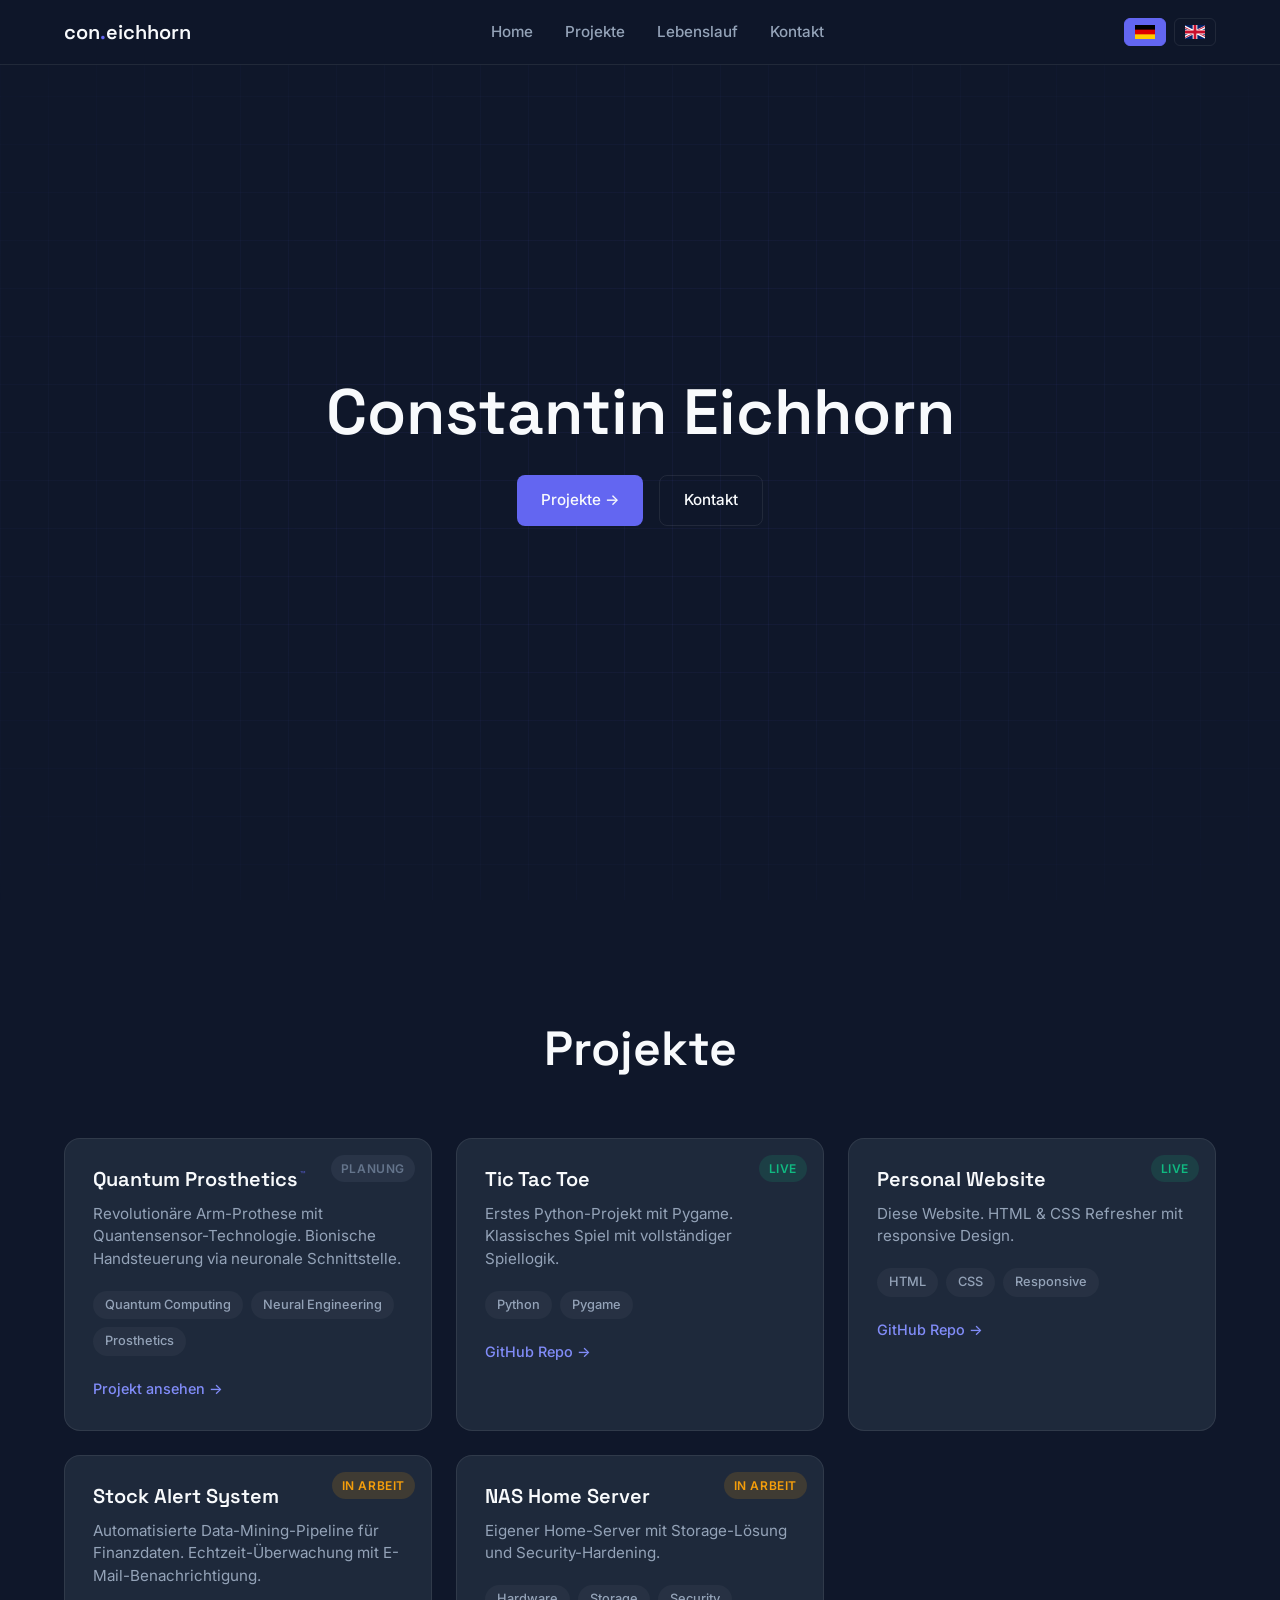
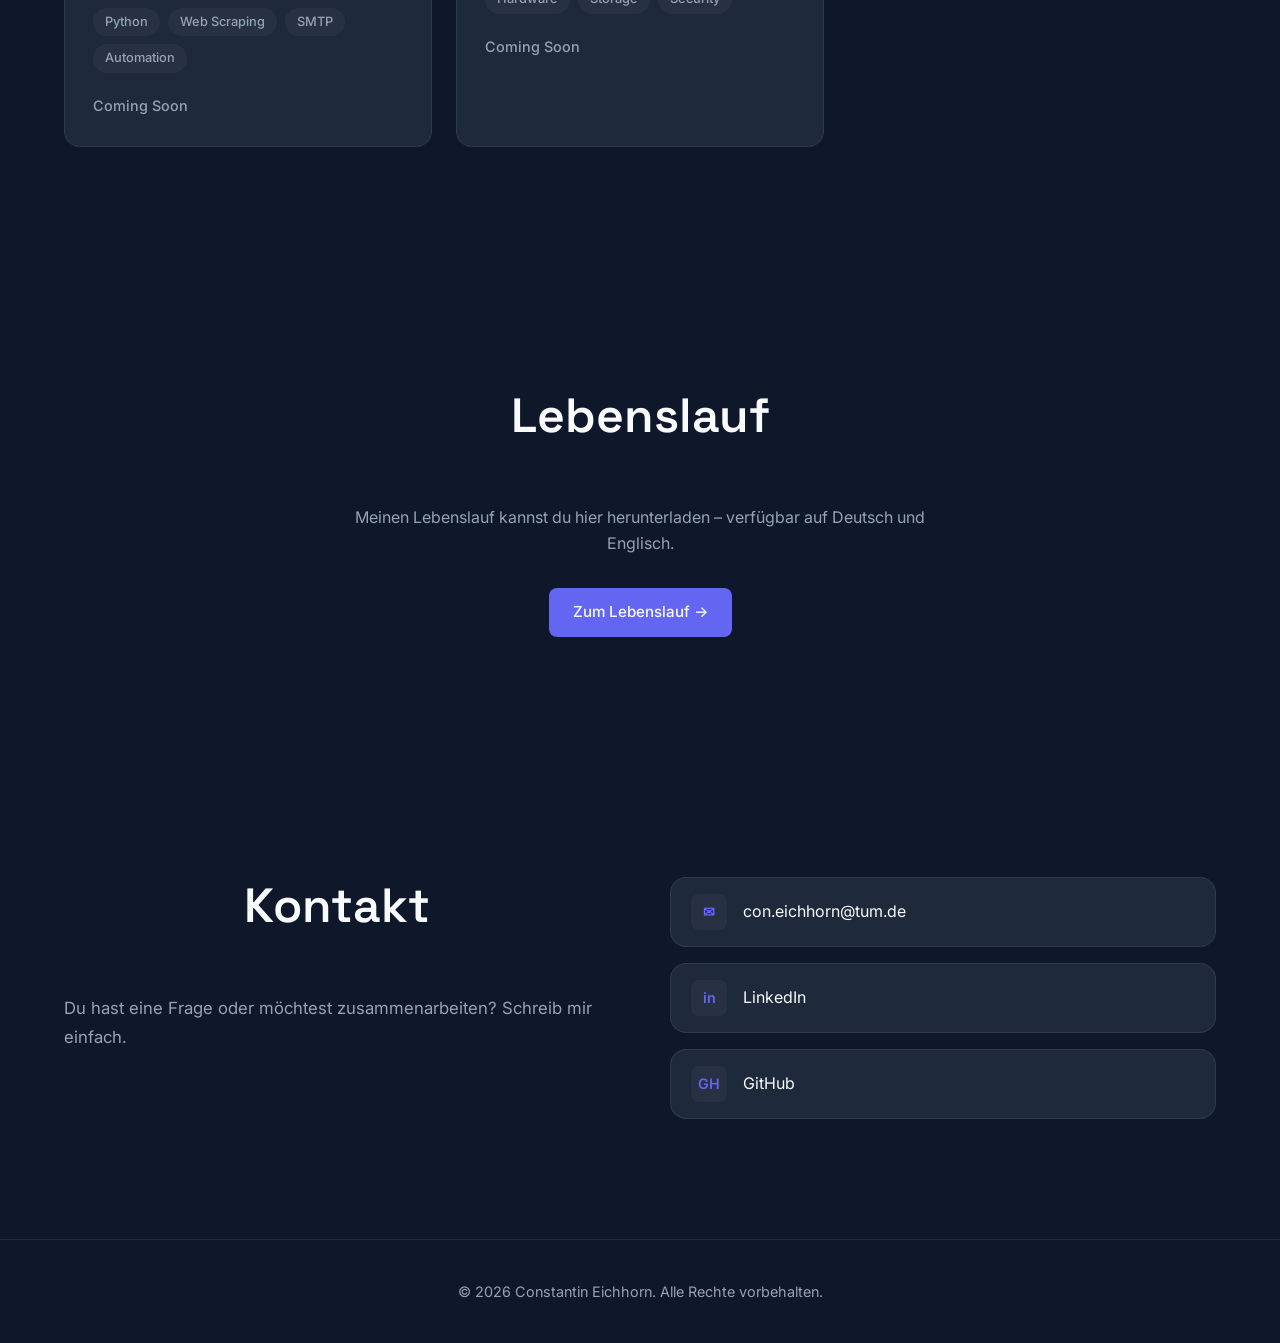
<file: index.html>
<!DOCTYPE html>
<html lang="de">
<head>
    <meta charset="UTF-8">
    <meta name="viewport" content="width=device-width, initial-scale=1.0">
    <meta name="format-detection" content="telephone=no">
    <title>con.eichhorn – Portfolio</title>
    <link rel="icon" type="image/png" href="bilder/icons/icon2.png">
    <link href="https://fonts.googleapis.com/css2?family=Space+Grotesk:wght@400;500;600;700&family=Inter:wght@300;400;500&display=swap" rel="stylesheet">
    <link rel="stylesheet" href="style.css">
</head>
<body>

    <!-- ======================= NAVIGATION ======================= -->
    <nav>
        <div class="nav-container">
            <a href="#hero" class="nav-logo">
                con<span class="nav-dot">.</span>eichhorn
            </a>
            <ul class="nav-links">
                <li><a href="#hero" class="lang" key="nav_home">Home</a></li>
                <li><a href="#projects-section" class="lang" key="nav_projects">Projekte</a></li>
                <li><a href="#cv-section" class="lang" key="nav_cv">Lebenslauf</a></li>
                <li><a href="#contact-section" class="lang" key="nav_contact">Kontakt</a></li>
            </ul>
            <div class="nav-lang">
                <button class="lang-btn btn-de" aria-label="Deutsch" title="Deutsch">
                    <img class="lang-flag" src="bilder/flags/flag-de.svg" alt="">
                </button>
                <button class="lang-btn btn-en" aria-label="English" title="English">
                    <img class="lang-flag" src="bilder/flags/flag-en.svg" alt="">
                </button>
            </div>
            <button class="hamburger" aria-label="Menu">
                <span></span>
                <span></span>
                <span></span>
            </button>
        </div>
    </nav>

    <!-- ======================= MAIN CONTENT ======================= -->
    <main>

        <!-- --- HERO SECTION --- -->
        <section id="hero">
            <div class="grid-bg"></div>
            <div class="container hero-content">
                <h1 class="hero-title">Constantin Eichhorn</h1>
                <div class="hero-buttons">
                    <a href="#projects-section" class="btn btn-primary">Projekte →</a>
                    <a href="#contact-section" class="btn btn-ghost">Kontakt</a>
                </div>
            </div>
        </section>

        <!-- --- PROJECTS SECTION --- -->
        <section id="projects-section">
            <div class="container">
                <h2 class="section-title lang" key="projects_title">Projekte</h2>
                <div class="projects-grid">

                    <!-- Project 1: Quantum Prosthetics -->
                    <div class="card">
                        <span class="card-status status-soon lang" key="status_soon">Planung</span>
                        <h3>Quantum Prosthetics<span class="tm">™</span></h3>
                        <p>
                            Revolutionäre Arm-Prothese mit Quantensensor-Technologie.
                            Bionische Handsteuerung via neuronale Schnittstelle.
                        </p>
                        <div class="tags">
                            <span class="tag">Quantum Computing</span>
                            <span class="tag">Neural Engineering</span>
                            <span class="tag">Prosthetics</span>
                        </div>
                        <a href="bionic-arm.html" class="card-link">
                            Projekt ansehen →
                        </a>
                    </div>

                    <!-- Project 2: Tic Tac Toe -->
                    <div class="card">
                        <span class="card-status status-live lang" key="status_live">Live</span>
                        <h3 class="lang" key="proj_ttt_title">Tic Tac Toe</h3>
                        <p class="lang" key="proj_ttt_desc">
                            Erstes Python-Projekt mit Pygame. Klassisches Spiel mit vollständiger Spiellogik.
                        </p>
                        <div class="tags">
                            <span class="tag">Python</span>
                            <span class="tag">Pygame</span>
                        </div>
                        <a href="https://github.com/tr0p7cal/TicTacToe.git" class="card-link lang" key="btn_github" target="_blank">
                            GitHub Repo →
                        </a>
                    </div>

                    <!-- Project 3: Personal Website -->
                    <div class="card">
                        <span class="card-status status-live lang" key="status_live">Live</span>
                        <h3 class="lang" key="proj_web_title">Personal Website</h3>
                        <p class="lang" key="proj_web_desc">
                            Diese Website. HTML & CSS Refresher mit responsive Design.
                        </p>
                        <div class="tags">
                            <span class="tag">HTML</span>
                            <span class="tag">CSS</span>
                            <span class="tag">Responsive</span>
                        </div>
                        <a href="#" class="card-link lang" key="btn_github" target="_blank">
                            GitHub Repo →
                        </a>
                    </div>

                    <!-- Project 4: Stock Alert System -->
                    <div class="card">
                        <span class="card-status status-wip lang" key="status_wip">In Arbeit</span>
                        <h3 class="lang" key="proj_stock_title">Stock Alert System</h3>
                        <p class="lang" key="proj_stock_desc">
                            Automatisierte Data-Mining-Pipeline für Finanzdaten. Echtzeit-Überwachung mit E-Mail-Benachrichtigung.
                        </p>
                        <div class="tags">
                            <span class="tag">Python</span>
                            <span class="tag">Web Scraping</span>
                            <span class="tag">SMTP</span>
                            <span class="tag">Automation</span>
                        </div>
                        <span class="card-link disabled">Coming Soon</span>
                    </div>

                    <!-- Project 5: NAS Home Server -->
                    <div class="card">
                        <span class="card-status status-wip lang" key="status_wip">In Arbeit</span>
                        <h3 class="lang" key="proj_nas_title">NAS Home Server</h3>
                        <p class="lang" key="proj_nas_desc">
                            Eigener Home-Server mit Storage-Lösung und Security-Hardening.
                        </p>
                        <div class="tags">
                            <span class="tag">Hardware</span>
                            <span class="tag">Storage</span>
                            <span class="tag">Security</span>
                        </div>
                        <span class="card-link disabled">Coming Soon</span>
                    </div>

                </div>
            </div>
        </section>

        <!-- --- CV SECTION --- -->
        <section id="cv-section">
            <div class="container">
                <h2 class="section-title lang" key="cv_title">Lebenslauf</h2>
                <p class="cv-teaser lang" key="cv_teaser">
                    Meinen Lebenslauf kannst du hier herunterladen – verfügbar auf Deutsch und Englisch.
                </p>
                <div class="cv-buttons">
                    <a href="cv.html" class="btn btn-primary lang" key="cv_btn">
                        Zum Lebenslauf →
                    </a>
                </div>
            </div>
        </section>

        <!-- --- CONTACT SECTION --- -->
        <section id="contact-section">
            <div class="container">
                <div class="contact-grid">
                    <div class="contact-text">
                        <h2 class="section-title lang" key="contact_title">Kontakt</h2>
                        <p class="lang" key="contact_intro">
                            Du hast eine Frage oder möchtest zusammenarbeiten? Schreib mir einfach.
                        </p>
                    </div>
                    <div class="contact-links">
                        <a href="mailto:con.eichhorn@tum.de" class="contact-link">
                            <span class="contact-icon">✉</span>
                            con.eichhorn@tum.de
                        </a>
                        <a href="https://www.linkedin.com/in/coneichhorn/" class="contact-link" target="_blank">
                            <span class="contact-icon">in</span>
                            LinkedIn
                        </a>
                        <a href="https://github.com/tr0p7cal" class="contact-link" target="_blank">
                            <span class="contact-icon">GH</span>
                            GitHub
                        </a>
                    </div>
                </div>
            </div>
        </section>

    </main>

    <!-- ======================= FOOTER ======================= -->
    <footer>
        <div class="container">
            <p class="lang" key="footer_text">&copy; 2026 Constantin Eichhorn. Alle Rechte vorbehalten.</p>
        </div>
    </footer>

    <script src="script.js"></script>
</body>
</html>
</file>
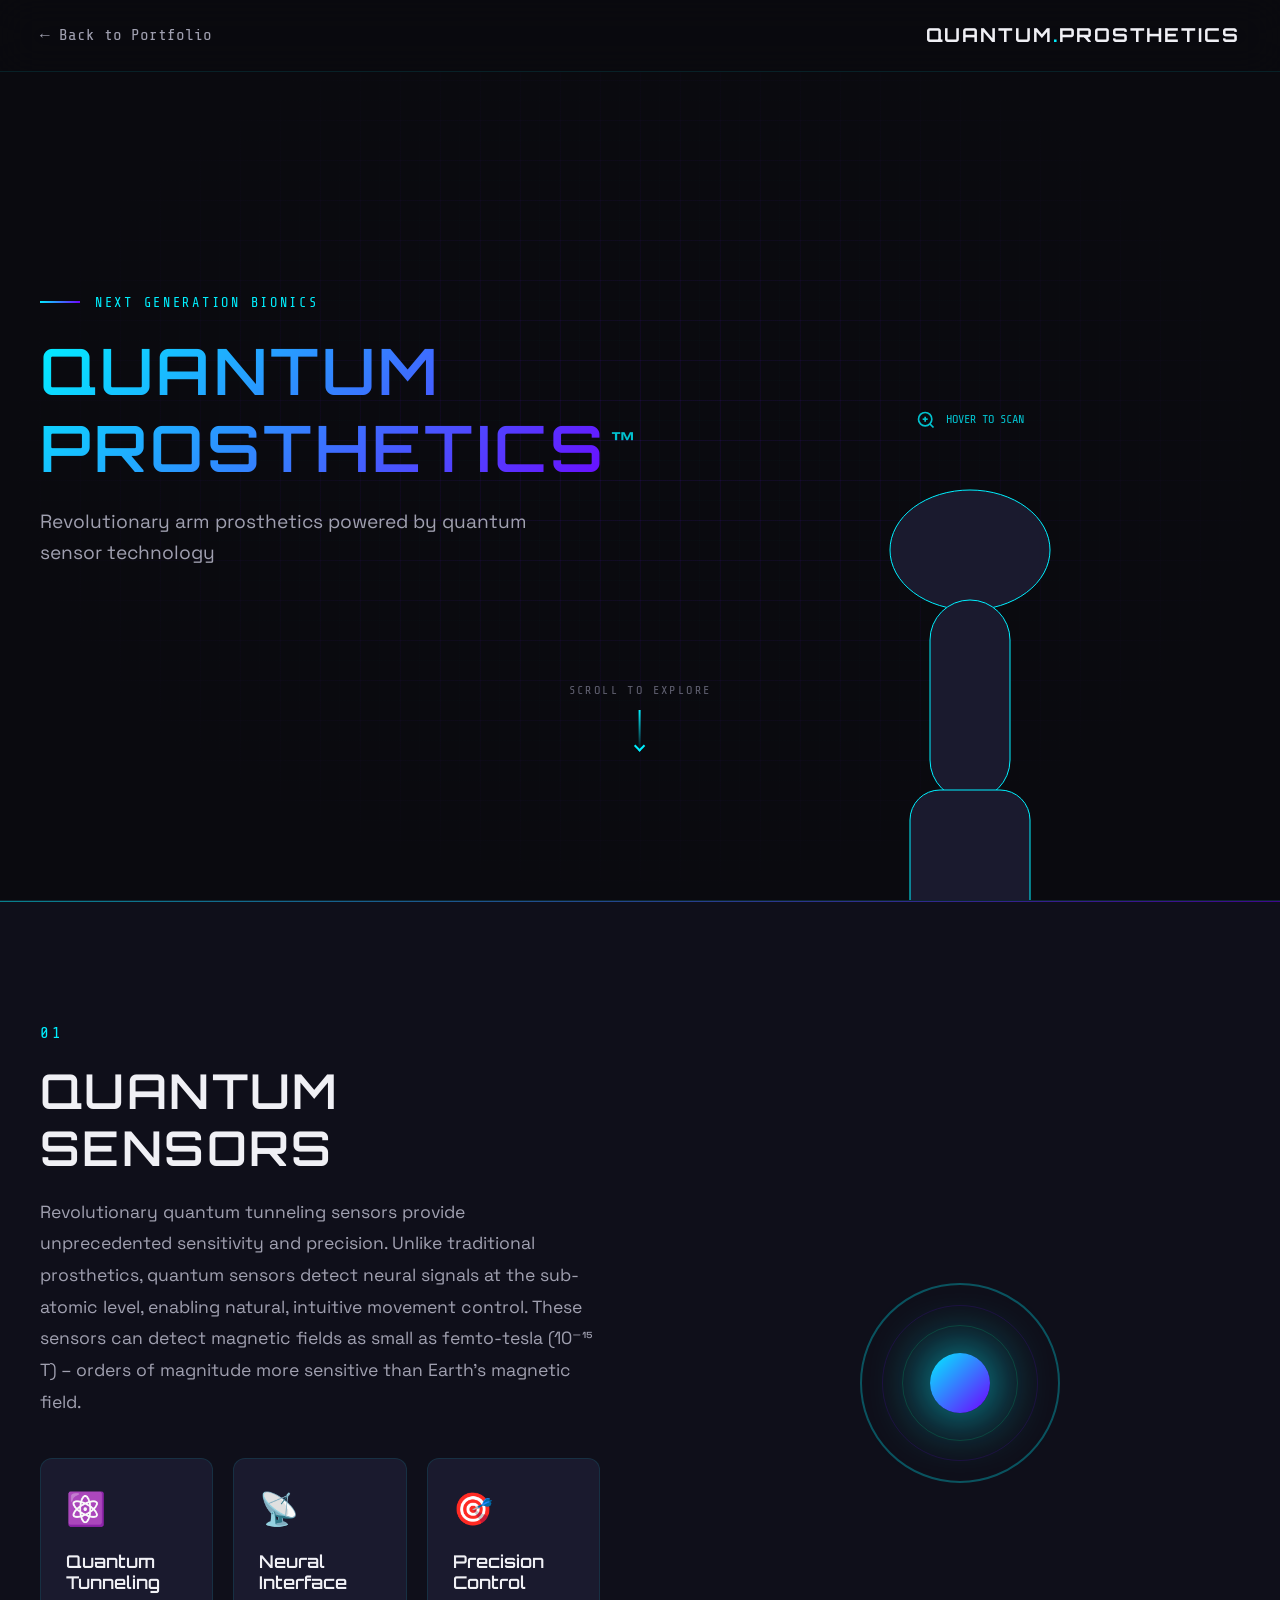
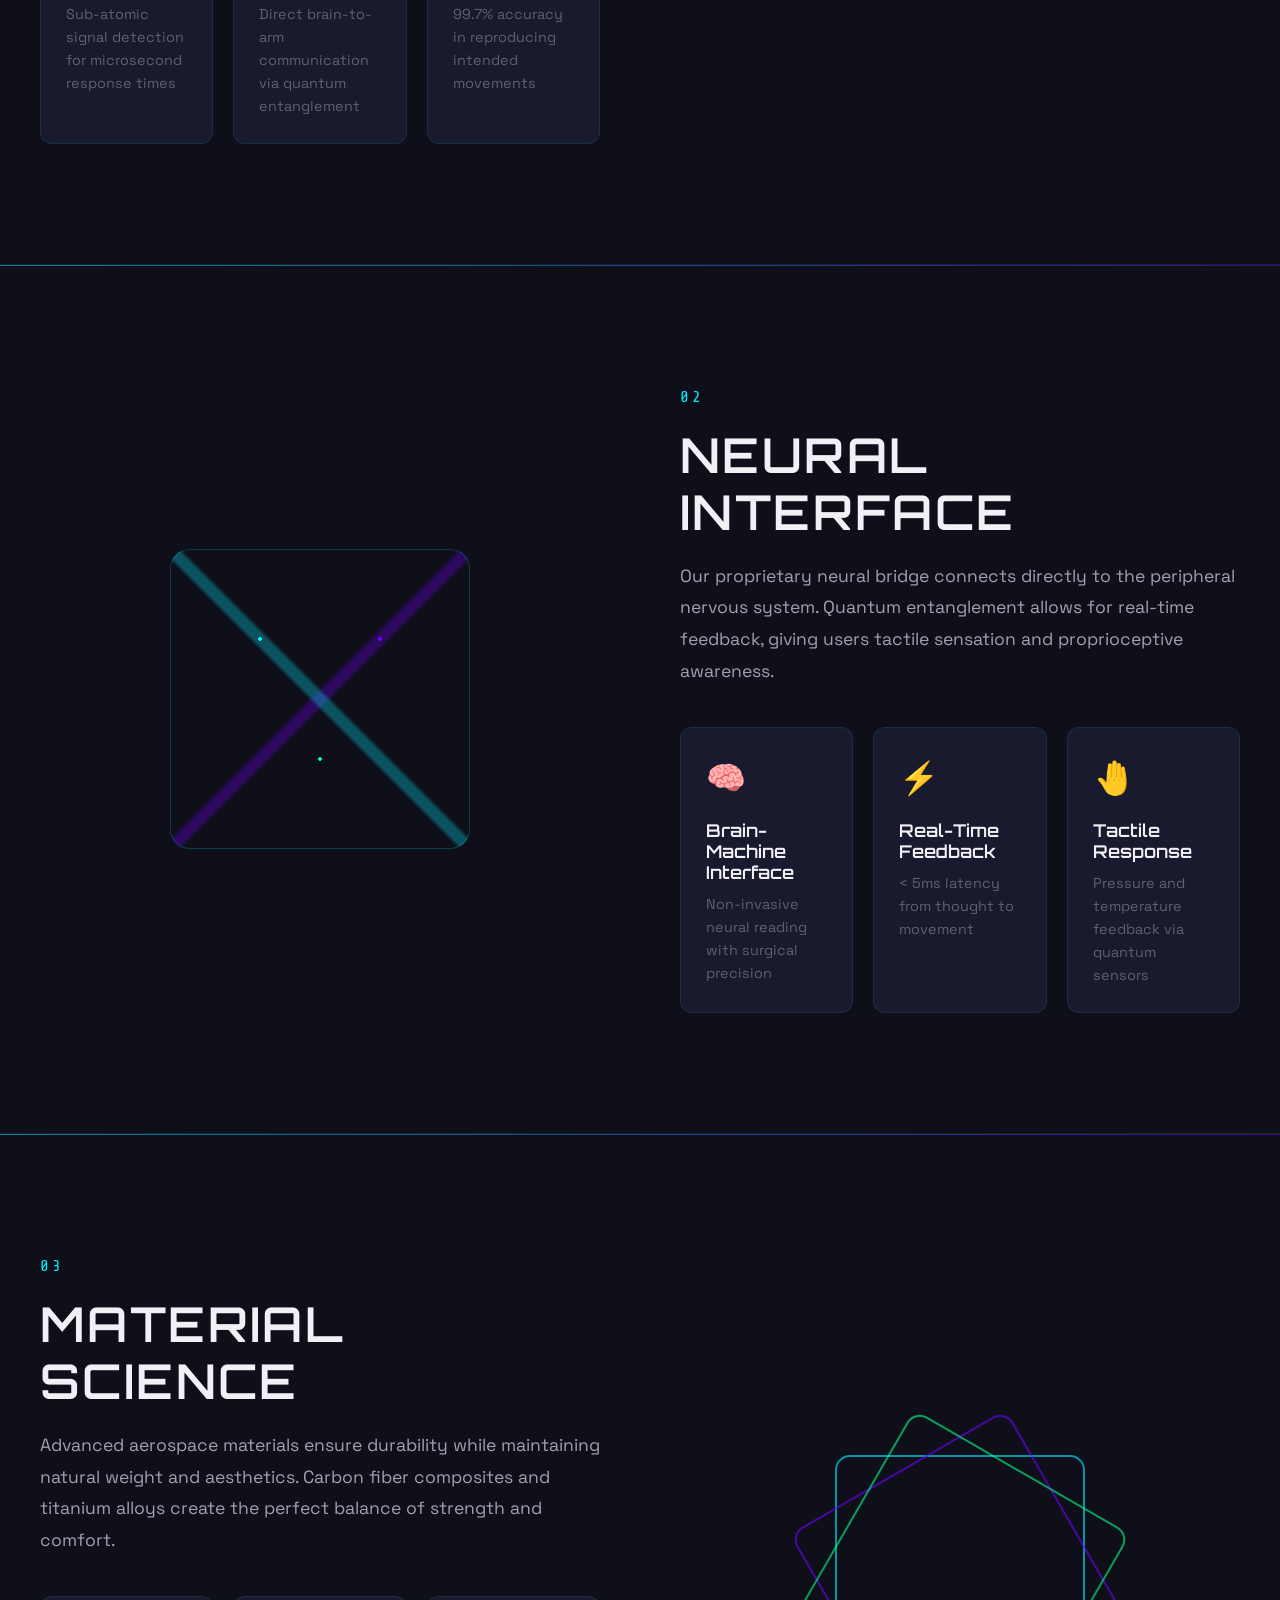
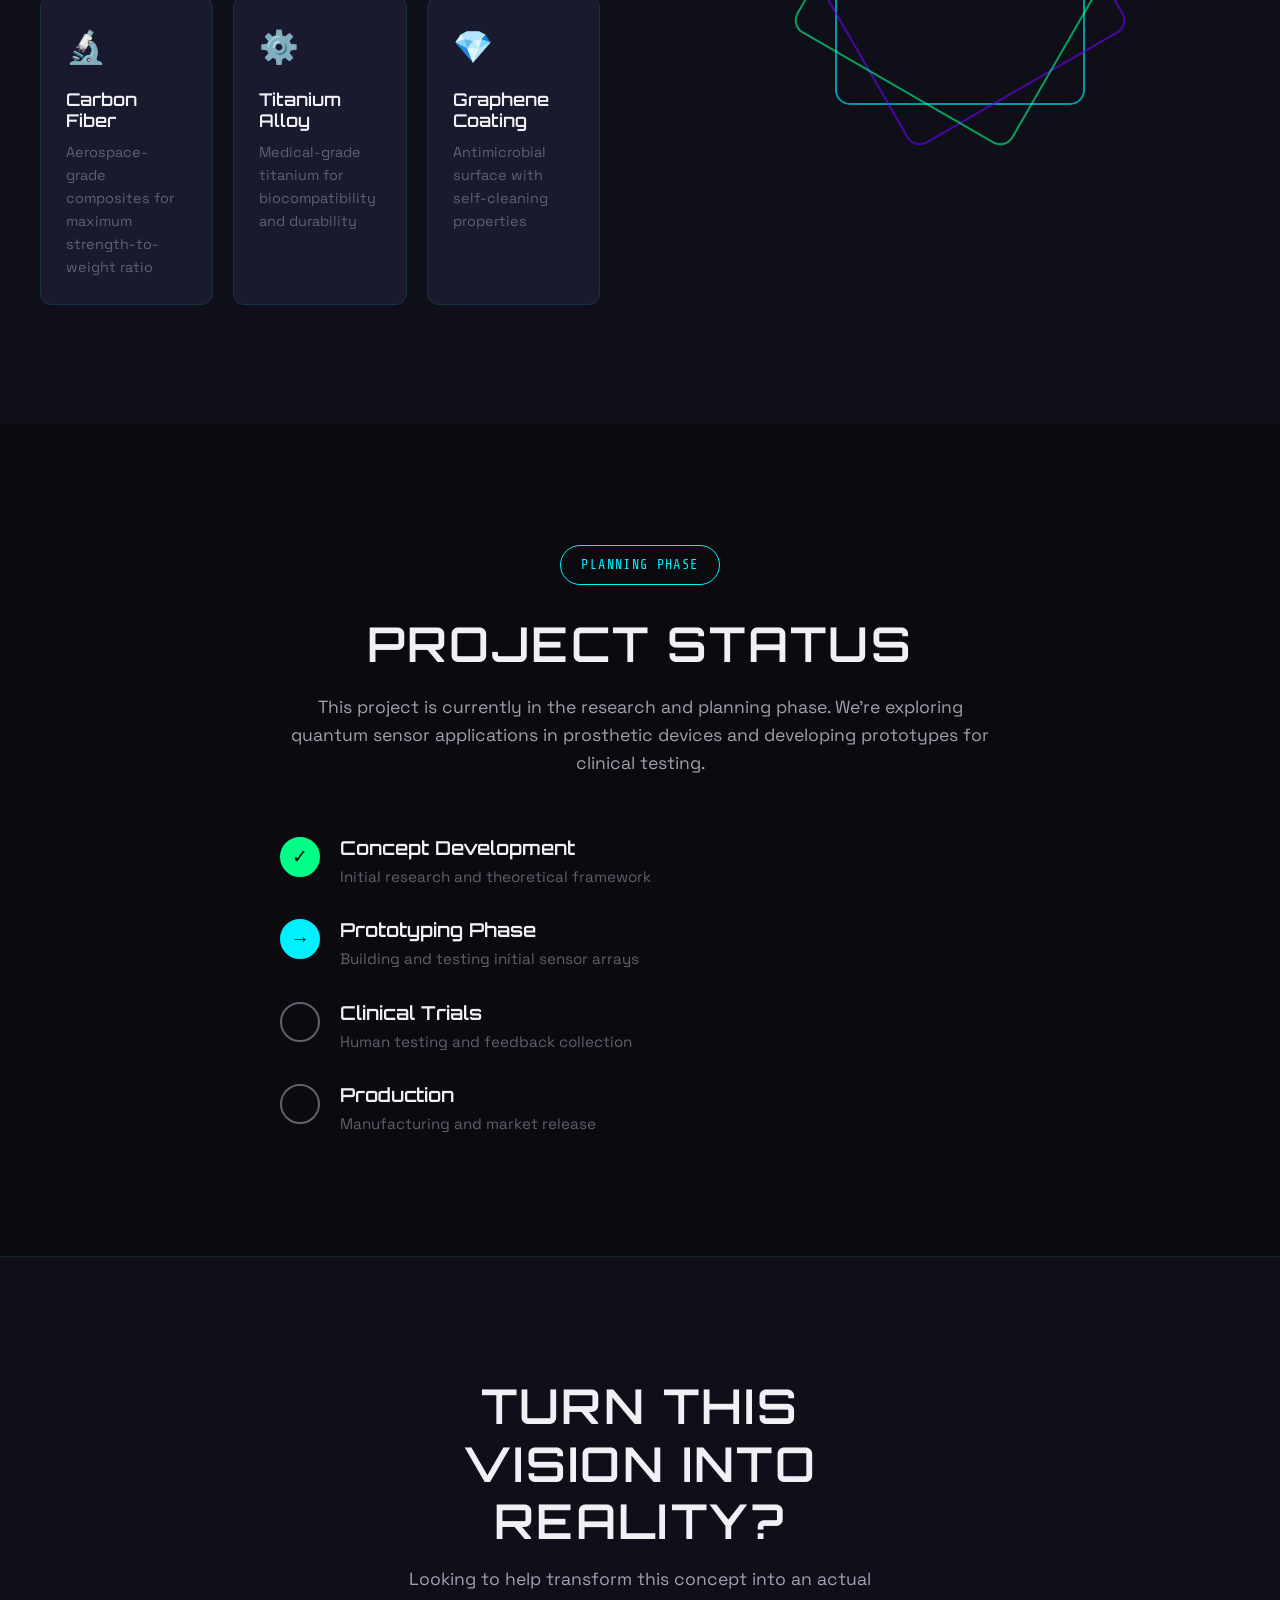
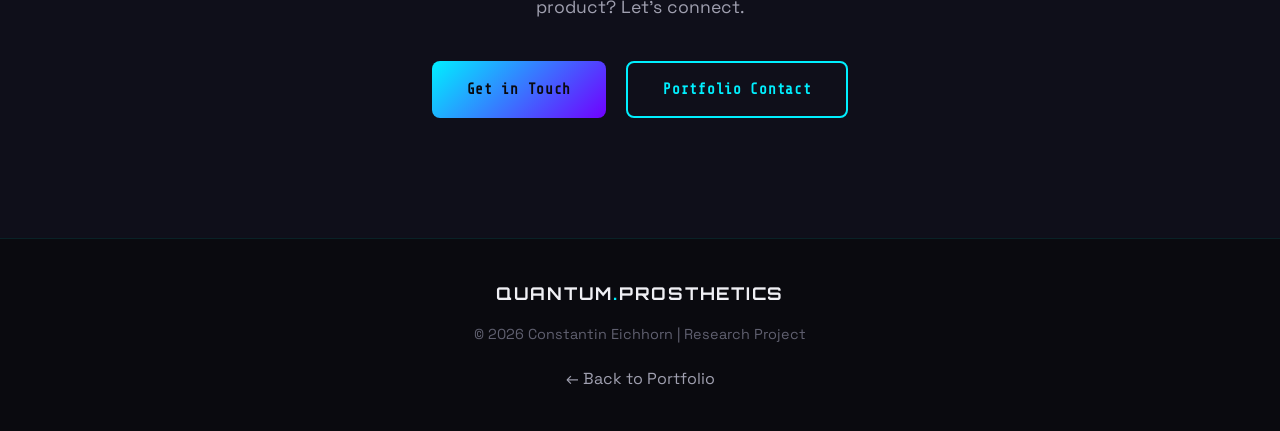
<file: bionic-arm.html>
<!DOCTYPE html>
<html lang="de">
<head>
    <meta charset="UTF-8">
    <meta name="viewport" content="width=device-width, initial-scale=1.0">
    <title>Quantum Prosthetics | Bionic Arm Project</title>
    <link href="https://fonts.googleapis.com/css2?family=Space+Grotesk:wght@400;500;600;700&family=Orbitron:wght@400;500;600;700&family=Share+Tech+Mono&display=swap" rel="stylesheet">
    <link rel="stylesheet" href="css/bionic-arm.css">
</head>
<body>

    <!-- ======================= NAVIGATION ======================= -->
    <nav class="quantum-nav">
        <div class="nav-container">
            <a href="index.html" class="nav-back">← Back to Portfolio</a>
            <div class="nav-logo">
                QUANTUM<span class="logo-accent">.</span>PROSTHETICS
            </div>
        </div>
    </nav>

    <!-- ======================= HERO SECTION ======================= -->
    <section id="hero" class="hero-section">
        <div class="circuit-bg"></div>
        <div class="quantum-grid"></div>

        <div class="hero-container">
            <div class="hero-title">
                <div class="hero-eyebrow">
                    <span class="eyebrow-line"></span>
                    NEXT GENERATION BIONICS
                </div>
                <h1>QUANTUM PROSTHETICS<span class="tm">™</span></h1>
                <p class="hero-subtitle">Revolutionary arm prosthetics powered by quantum sensor technology</p>
            </div>

            <div class="arm-display" id="arm-display">
                <div class="arm-container">
                    <div class="arm-layer arm-normal">
                        <svg viewBox="0 0 400 800" xmlns="http://www.w3.org/2000/svg">
                            <!-- Simplified human arm base -->
                            <ellipse cx="200" cy="100" rx="80" ry="60" fill="#1a1a2e" stroke="#00f0ff" stroke-width="1"/>
                            <rect x="160" y="150" width="80" height="200" rx="40" fill="#1a1a2e" stroke="#00f0ff" stroke-width="1"/>
                            <rect x="140" y="340" width="120" height="180" rx="30" fill="#1a1a2e" stroke="#00f0ff" stroke-width="1"/>
                            <rect x="150" y="510" width="100" height="150" rx="20" fill="#1a1a2e" stroke="#00f0ff" stroke-width="1"/>
                            <!-- Hand outline -->
                            <ellipse cx="200" cy="680" rx="50" ry="60" fill="#1a1a2e" stroke="#00f0ff" stroke-width="1"/>
                        </svg>
                    </div>

                    <div class="arm-layer arm-prosthesis">
                        <svg viewBox="0 0 400 800" xmlns="http://www.w3.org/2000/svg">
                            <!-- Iron Man style prosthesis overlay -->
                            <defs>
                                <linearGradient id="metalGradient" x1="0%" y1="0%" x2="100%" y2="100%">
                                    <stop offset="0%" style="stop-color:#2a2a4a;stop-opacity:1" />
                                    <stop offset="50%" style="stop-color:#3a3a5a;stop-opacity:1" />
                                    <stop offset="100%" style="stop-color:#1a1a2e;stop-opacity:1" />
                                </linearGradient>
                                <filter id="glow">
                                    <feGaussianBlur stdDeviation="3" result="coloredBlur"/>
                                    <feMerge>
                                        <feMergeNode in="coloredBlur"/>
                                        <feMergeNode in="SourceGraphic"/>
                                    </feMerge>
                                </filter>
                            </defs>

                            <!-- Shoulder joint with quantum sensor -->
                            <circle cx="200" cy="100" r="70" fill="url(#metalGradient)" stroke="#00f0ff" stroke-width="2" filter="url(#glow)"/>
                            <circle cx="200" cy="100" r="40" fill="#0a0a0f" stroke="#00f0ff" stroke-width="1" opacity="0.8"/>
                            <circle cx="200" cy="100" r="20" fill="#00f0ff" opacity="0.3" class="sensor-pulse"/>

                            <!-- Upper arm with tech details -->
                            <rect x="160" y="160" width="80" height="200" rx="40" fill="url(#metalGradient)" stroke="#00f0ff" stroke-width="2"/>

                            <!-- Quantum sensor array on upper arm -->
                            <rect x="175" y="180" width="50" height="60" fill="#0a0a0f" stroke="#7000ff" stroke-width="1" opacity="0.7"/>
                            <circle cx="200" cy="210" r="15" fill="#7000ff" opacity="0.5" class="sensor-glow"/>
                            <circle cx="200" cy="210" r="8" fill="#7000ff" filter="url(#glow)"/>

                            <!-- Circuit lines -->
                            <g stroke="#00ff88" stroke-width="1" opacity="0.6">
                                <line x1="185" y1="260" x2="215" y2="260"/>
                                <line x1="185" y1="270" x2="215" y2="270"/>
                                <line x1="185" y1="280" x2="215" y2="280"/>
                            </g>

                            <!-- Elbow joint -->
                            <circle cx="200" cy="360" r="35" fill="url(#metalGradient)" stroke="#00f0ff" stroke-width="2" filter="url(#glow)"/>
                            <circle cx="200" cy="360" r="20" fill="#0a0a0f" stroke="#00f0ff" stroke-width="1"/>

                            <!-- Forearm with more tech -->
                            <rect x="140" y="390" width="120" height="180" rx="30" fill="url(#metalGradient)" stroke="#00f0ff" stroke-width="2"/>

                            <!-- Secondary sensor array -->
                            <rect x="160" y="410" width="80" height="80" fill="#0a0a0f" stroke="#7000ff" stroke-width="1" opacity="0.7"/>
                            <circle cx="200" cy="450" r="25" fill="#7000ff" opacity="0.5" class="sensor-glow"/>
                            <circle cx="200" cy="450" r="12" fill="#7000ff" filter="url(#glow)"/>

                            <!-- Data display lines -->
                            <g stroke="#00ff88" stroke-width="1" opacity="0.6">
                                <line x1="155" y1="510" x2="245" y2="510"/>
                                <line x1="155" y1="520" x2="245" y2="520"/>
                                <line x1="155" y1="530" x2="245" y2="530"/>
                            </g>

                            <!-- Wrist joint -->
                            <circle cx="200" cy="570" r="25" fill="url(#metalGradient)" stroke="#00f0ff" stroke-width="2" filter="url(#glow)"/>

                            <!-- Hand with tech details -->
                            <rect x="150" y="590" width="100" height="120" rx="20" fill="url(#metalGradient)" stroke="#00f0ff" stroke-width="2"/>

                            <!-- Finger sensors -->
                            <g class="finger-sensors">
                                <rect x="160" y="620" width="12" height="50" rx="6" fill="url(#metalGradient)" stroke="#00f0ff" stroke-width="1"/>
                                <rect x="176" y="615" width="12" height="60" rx="6" fill="url(#metalGradient)" stroke="#00f0ff" stroke-width="1"/>
                                <rect x="192" y="612" width="12" height="65" rx="6" fill="url(#metalGradient)" stroke="#00f0ff" stroke-width="1"/>
                                <rect x="208" y="615" width="12" height="60" rx="6" fill="url(#metalGradient)" stroke="#00f0ff" stroke-width="1"/>
                                <rect x="224" y="620" width="12" height="50" rx="6" fill="url(#metalGradient)" stroke="#00f0ff" stroke-width="1"/>
                            </g>

                            <!-- Quantum energy flow lines -->
                            <g stroke="#00f0ff" stroke-width="1" opacity="0.4" class="energy-flow">
                                <line x1="200" y1="100" x2="200" y2="160"/>
                                <line x1="200" y1="260" x2="200" y2="330"/>
                                <line x1="200" y1="390" x2="200" y2="540"/>
                                <line x1="200" y1="570" x2="200" y2="590"/>
                            </g>
                        </svg>
                    </div>

                    <div class="magnifier-hint">
                        <svg viewBox="0 0 24 24" fill="none" stroke="currentColor" stroke-width="2">
                            <circle cx="11" cy="11" r="8"/>
                            <line x1="21" y1="21" x2="16.65" y2="16.65"/>
                            <line x1="11" y1="8" x2="11" y2="14"/>
                            <line x1="8" y1="11" x2="14" y2="11"/>
                        </svg>
                        <span>HOVER TO SCAN</span>
                    </div>
                </div>
            </div>

            <div class="scroll-indicator">
                <span>SCROLL TO EXPLORE</span>
                <div class="scroll-arrow"></div>
            </div>
        </div>
    </section>

    <!-- ======================= QUANTUM SENSORS SECTION ======================= -->
    <section class="tech-section" id="quantum-sensors">
        <div class="section-container">
            <div class="section-content">
                <div class="section-header">
                    <div class="section-number">01</div>
                    <h2>QUANTUM SENSORS</h2>
                    <p class="section-description">
                        Revolutionary quantum tunneling sensors provide unprecedented sensitivity and precision.
                        Unlike traditional prosthetics, quantum sensors detect neural signals at the sub-atomic level,
                        enabling natural, intuitive movement control.
                        These sensors can detect magnetic fields as small as femto-tesla (10⁻¹⁵ T) –
                        orders of magnitude more sensitive than Earth's magnetic field.
                    </p>
                </div>

                <div class="tech-details">
                    <div class="tech-card">
                        <div class="tech-icon">⚛️</div>
                        <h3>Quantum Tunneling</h3>
                        <p>Sub-atomic signal detection for microsecond response times</p>
                    </div>
                    <div class="tech-card">
                        <div class="tech-icon">📡</div>
                        <h3>Neural Interface</h3>
                        <p>Direct brain-to-arm communication via quantum entanglement</p>
                    </div>
                    <div class="tech-card">
                        <div class="tech-icon">🎯</div>
                        <h3>Precision Control</h3>
                        <p>99.7% accuracy in reproducing intended movements</p>
                    </div>
                </div>
            </div>

            <div class="section-visual">
                <div class="sensor-animation">
                    <div class="sensor-ring"></div>
                    <div class="sensor-core"></div>
                    <div class="sensor-particles"></div>
                </div>
            </div>
        </div>
    </section>

    <!-- ======================= NEURAL INTERFACE SECTION ======================= -->
    <section class="tech-section" id="neural-interface">
        <div class="section-container">
            <div class="section-visual">
                <div class="neural-animation">
                    <div class="neural-net"></div>
                    <div class="neural-nodes"></div>
                </div>
            </div>

            <div class="section-content">
                <div class="section-header">
                    <div class="section-number">02</div>
                    <h2>NEURAL INTERFACE</h2>
                    <p class="section-description">
                        Our proprietary neural bridge connects directly to the peripheral nervous system.
                        Quantum entanglement allows for real-time feedback, giving users
                        tactile sensation and proprioceptive awareness.
                    </p>
                </div>

                <div class="tech-details">
                    <div class="tech-card">
                        <div class="tech-icon">🧠</div>
                        <h3>Brain-Machine Interface</h3>
                        <p>Non-invasive neural reading with surgical precision</p>
                    </div>
                    <div class="tech-card">
                        <div class="tech-icon">⚡</div>
                        <h3>Real-Time Feedback</h3>
                        <p>< 5ms latency from thought to movement</p>
                    </div>
                    <div class="tech-card">
                        <div class="tech-icon">🤚</div>
                        <h3>Tactile Response</h3>
                        <p>Pressure and temperature feedback via quantum sensors</p>
                    </div>
                </div>
            </div>
        </div>
    </section>

    <!-- ======================= MATERIAL SCIENCE SECTION ======================= -->
    <section class="tech-section" id="material-science">
        <div class="section-container">
            <div class="section-content">
                <div class="section-header">
                    <div class="section-number">03</div>
                    <h2>MATERIAL SCIENCE</h2>
                    <p class="section-description">
                        Advanced aerospace materials ensure durability while maintaining
                        natural weight and aesthetics. Carbon fiber composites and
                        titanium alloys create the perfect balance of strength and comfort.
                    </p>
                </div>

                <div class="tech-details">
                    <div class="tech-card">
                        <div class="tech-icon">🔬</div>
                        <h3>Carbon Fiber</h3>
                        <p>Aerospace-grade composites for maximum strength-to-weight ratio</p>
                    </div>
                    <div class="tech-card">
                        <div class="tech-icon">⚙️</div>
                        <h3>Titanium Alloy</h3>
                        <p>Medical-grade titanium for biocompatibility and durability</p>
                    </div>
                    <div class="tech-card">
                        <div class="tech-icon">💎</div>
                        <h3>Graphene Coating</h3>
                        <p>Antimicrobial surface with self-cleaning properties</p>
                    </div>
                </div>
            </div>

            <div class="section-visual">
                <div class="material-animation">
                    <div class="material-layer"></div>
                    <div class="material-layer"></div>
                    <div class="material-layer"></div>
                </div>
            </div>
        </div>
    </section>

    <!-- ======================= PROJECT STATUS SECTION ======================= -->
    <section class="status-section" id="project-status">
        <div class="status-container">
            <div class="status-badge">PLANNING PHASE</div>
            <h2>PROJECT STATUS</h2>
            <p class="status-description">
                This project is currently in the research and planning phase.
                We're exploring quantum sensor applications in prosthetic devices
                and developing prototypes for clinical testing.
            </p>

            <div class="timeline">
                <div class="timeline-item completed">
                    <div class="timeline-marker">✓</div>
                    <div class="timeline-content">
                        <h3>Concept Development</h3>
                        <p>Initial research and theoretical framework</p>
                    </div>
                </div>
                <div class="timeline-item current">
                    <div class="timeline-marker">→</div>
                    <div class="timeline-content">
                        <h3>Prototyping Phase</h3>
                        <p>Building and testing initial sensor arrays</p>
                    </div>
                </div>
                <div class="timeline-item">
                    <div class="timeline-marker"></div>
                    <div class="timeline-content">
                        <h3>Clinical Trials</h3>
                        <p>Human testing and feedback collection</p>
                    </div>
                </div>
                <div class="timeline-item">
                    <div class="timeline-marker"></div>
                    <div class="timeline-content">
                        <h3>Production</h3>
                        <p>Manufacturing and market release</p>
                    </div>
                </div>
            </div>
        </div>
    </section>

    <!-- ======================= CTA SECTION ======================= -->
    <section class="cta-section">
        <div class="cta-container">
            <h2>TURN THIS VISION INTO REALITY?</h2>
            <p>Looking to help transform this concept into an actual product? Let's connect.</p>
            <div class="cta-buttons">
                <a href="mailto:con.eichhorn@tum.de" class="cta-btn primary">Get in Touch</a>
                <a href="index.html#contact-section" class="cta-btn secondary">Portfolio Contact</a>
            </div>
        </div>
    </section>

    <!-- ======================= FOOTER ======================= -->
    <footer class="quantum-footer">
        <div class="footer-container">
            <div class="footer-logo">
                QUANTUM<span class="logo-accent">.</span>PROSTHETICS
            </div>
            <p class="footer-text">© 2026 Constantin Eichhorn | Research Project</p>
            <div class="footer-links">
                <a href="index.html">← Back to Portfolio</a>
            </div>
        </div>
    </footer>

    <script src="js/bionic-arm.js"></script>
</body>
</html>
</file>
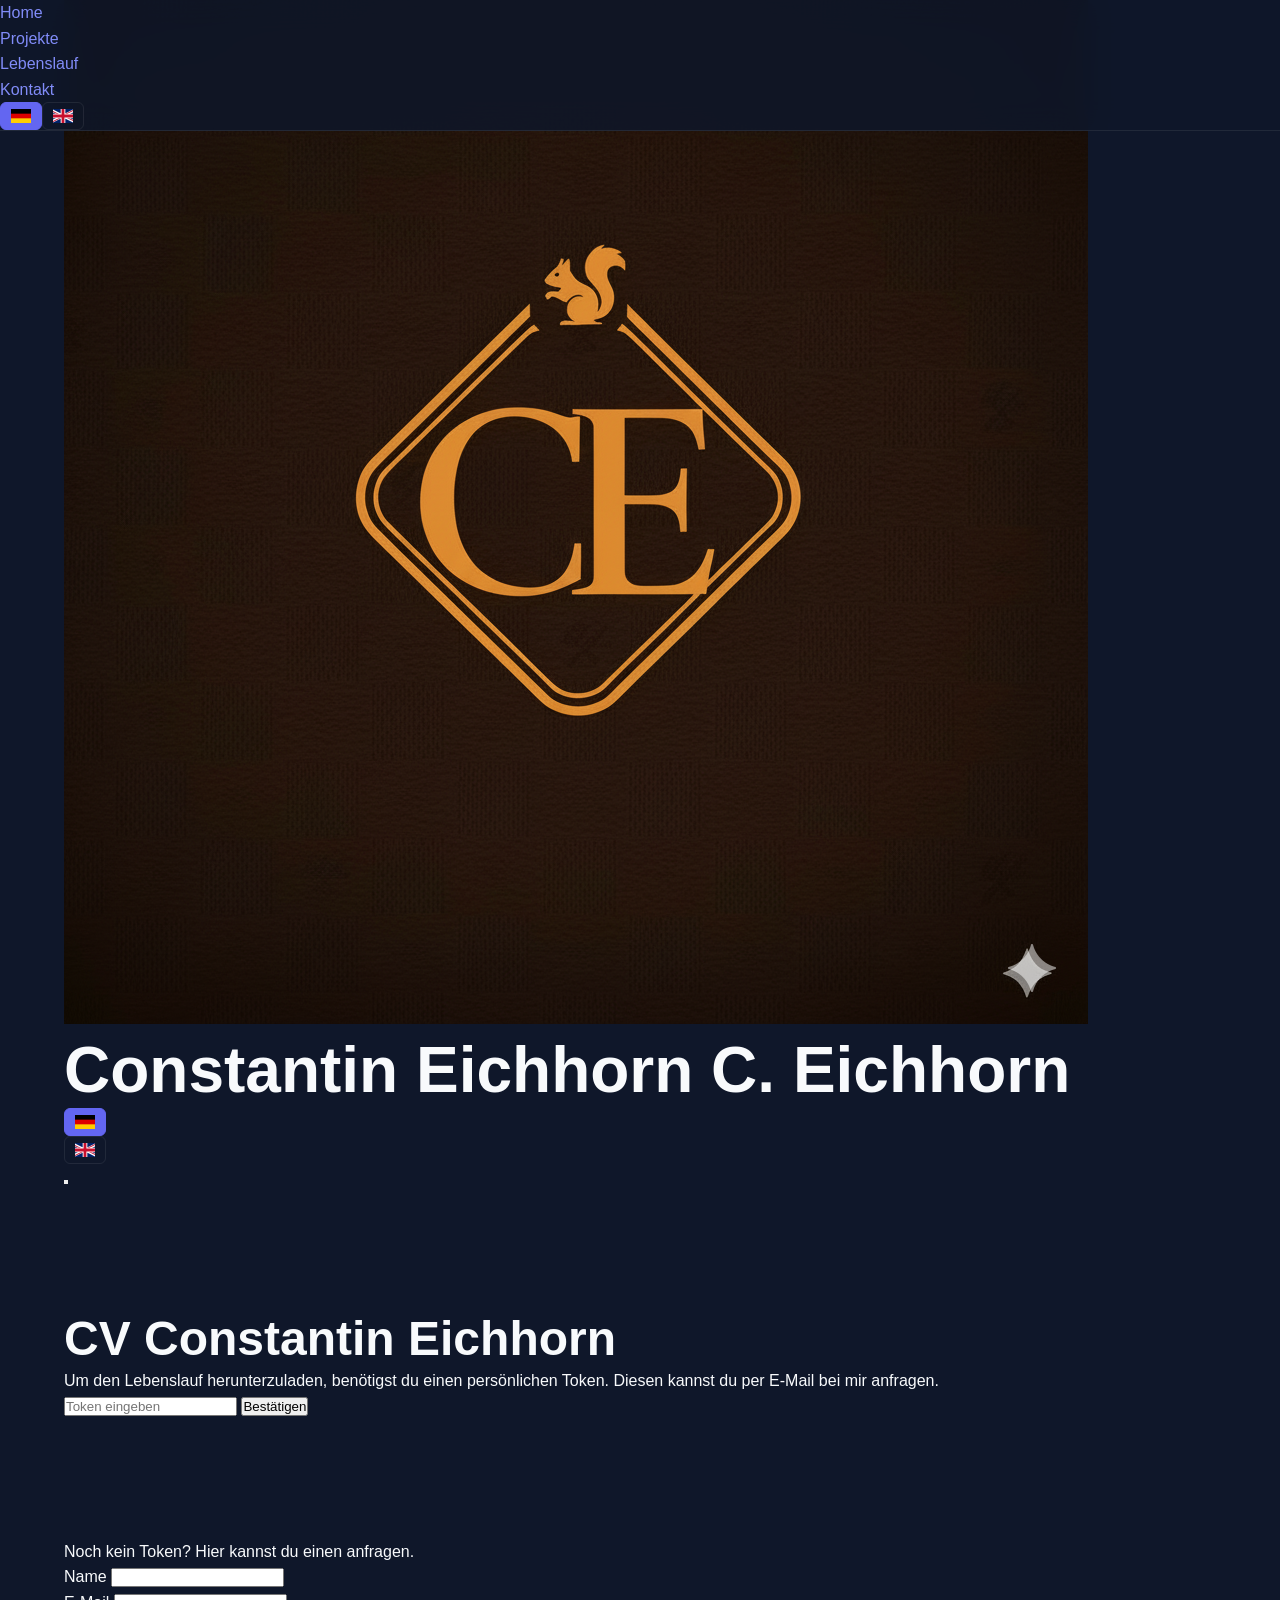
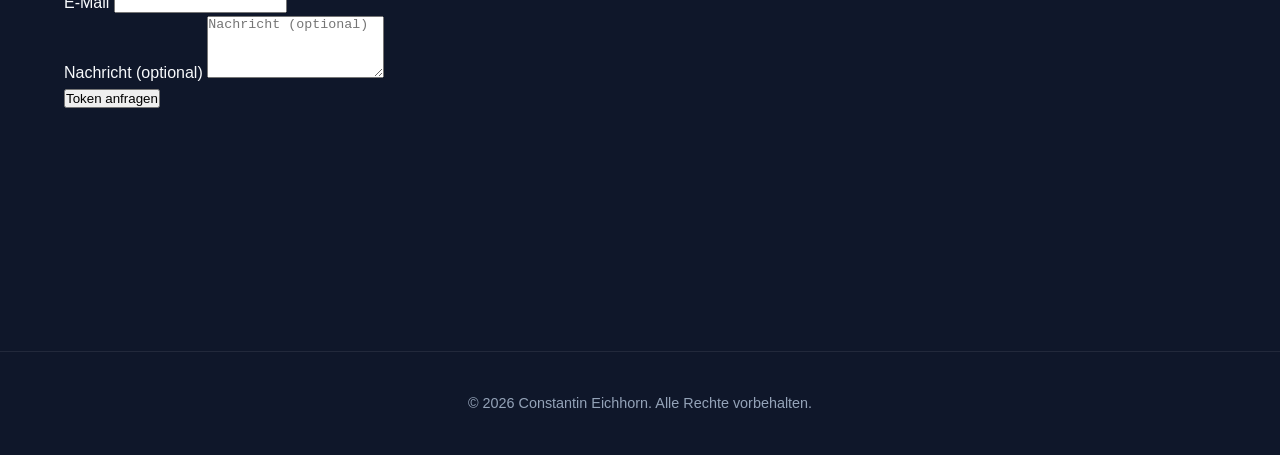
<file: cv.html>
<!DOCTYPE html>
<html lang="de">
<head>
    <meta charset="UTF-8">
    <meta name="viewport" content="width=device-width, initial-scale=1.0">
    <meta name="format-detection" content="telephone=no">
    <title>CV | Constantin Eichhorn</title>
    <link rel="icon" type="image/png" href="bilder/icons/icon2.png">
    <link rel="stylesheet" href="style.css">
</head>
<body>

    <!-- ======================= HEADER ======================= -->
    <header id="main-header">
        <div class="container" id="header-content">
            <div id="logo-container">
                <img id="logo-img" src="bilder/icons/icon2.png" alt="Logo">
                <h1 id="site-title">
                    <span class="full-name">Constantin Eichhorn</span>
                    <span class="short-name">C. Eichhorn</span>
                </h1>
            </div>
            <nav id="main-nav">
                <ul>
                    <li><a class="lang" key="nav_home" href="index.html#hero">Home</a></li>
                    <li><a class="lang" key="nav_projects" href="index.html#projects-section">Projekte</a></li>
                    <li><a class="lang" key="nav_cv" href="index.html#cv-section">Lebenslauf</a></li>
                    <li><a class="lang" key="nav_contact" href="index.html#contact-section">Kontakt</a></li>

                    <!-- LANGUAGE BUTTONS Desktop ADDED HERE -->
                    <li class="desktop-lang-switch" style="display: flex; align-items: center;">
                        <button class="lang-btn btn-de" aria-label="Deutsch" title="Deutsch" aria-pressed="false"><img class="lang-flag" src="bilder/flags/flag-de.svg" alt="" aria-hidden="true"></button>
                        <button class="lang-btn btn-en" aria-label="English" title="English" aria-pressed="false"><img class="lang-flag" src="bilder/flags/flag-en.svg" alt="" aria-hidden="true"></button>
                    </li>
                </ul>
            </nav>

            <!-- NEU: MOBILE BUTTONS CONTAINER (Nur sichtbar auf Mobile) -->
            <div class="mobile-lang-switch">
                <button class="lang-btn btn-de" aria-label="Deutsch" title="Deutsch" aria-pressed="false"><img class="lang-flag" src="bilder/flags/flag-de.svg" alt="" aria-hidden="true"></button>
                <button class="lang-btn btn-en" aria-label="English" title="English" aria-pressed="false"><img class="lang-flag" src="bilder/flags/flag-en.svg" alt="" aria-hidden="true"></button>
            </div>

            <button id="hamburger-menu">
                <span></span>
                <span></span>
                <span></span>
            </button>
        </div>
    </header>

    <!-- ======================= MAIN CONTENT ======================= -->
    <main>

        <!-- --- CV DOWNLOAD SECTION --- -->
        <section id="cv-section">
            <div class="container" id="cv-download-content">
                <h2 id="cv-title"><span>CV</span> <span>Constantin Eichhorn</span></h2>

                <p class="lang" key="cv_token_info" id="cv-token-info">Um den Lebenslauf herunterzuladen, benötigst du einen persönlichen Token. Diesen kannst du per E-Mail bei mir anfragen.</p>

                <!-- Token input and confirm action -->
                <div id="token-form">
                    <input type="text" id="token-input" placeholder="Token eingeben">
                    <button id="token-confirm-btn" class="lang" key="cv_confirm_btn" onclick="validateToken()">Bestätigen</button>
                </div>

                <!-- Token error output -->
                <p id="token-error" class="lang" key="cv_token_error_invalid" style="display: none;">Ungültiger Token. Bitte erneut versuchen.</p>

                <!-- Download section (shown after successful validation) -->
                <div id="download-section" style="display: none;">
                    <div class="cv-download-buttons">
                        <!-- Combined classes: "hero-button lang" -->
                        <button class="hero-button lang" key="cv_download_de" onclick="downloadCV('cv-de.pdf')">Lebenslauf Deutsch (PDF)</button>
                        <button class="hero-button lang" key="cv_download_en" onclick="downloadCV('cv-en.pdf')">CV English (PDF)</button>
                    </div>
                </div>

                <!-- ======================= TOKEN REQUEST SECTION ======================= -->
                <section id="request-section">
                    <p class="lang" key="cv_request_info" id="request-info">Noch kein Token? Hier kannst du einen anfragen.</p>

                    <div id="request-form">
                        <div class="request-field">
                            <label class="lang" key="request_name_label" for="request-name">Name</label>
                            <input type="text" id="request-name" autocomplete="name">
                        </div>

                        <div class="request-field">
                            <label class="lang" key="request_email_label" for="request-email">E-Mail</label>
                            <input type="email" id="request-email" autocomplete="email">
                        </div>

                        <div class="request-field">
                            <label class="lang" key="request_message_label" for="request-message">Nachricht (optional)</label>
                            <textarea class="lang" key="cv_request_message_placeholder" id="request-message" rows="4" placeholder="Nachricht (optional)"></textarea>
                        </div>

                        <button id="request-submit-btn" class="lang" key="cv_request_btn" onclick="requestToken()">Token anfragen</button>
                    </div>

                    <p id="request-success" class="lang" key="cv_request_success" style="display: none;" aria-live="polite">Anfrage gesendet! Schau in deine Emails.</p>
                    <p id="request-error" class="lang" key="cv_request_error" style="display: none;" aria-live="polite">Etwas ist schiefgelaufen. Bitte versuche es erneut.</p>
                </section>
            </div>
        </section>

    </main>

    <!-- ======================= FOOTER ======================= -->
    <footer id="main-footer">
        <div class="container">
            <p class="lang" key="footer_text" id="footer-text">&copy; 2026 Constantin Eichhorn. Alle Rechte vorbehalten.</p>
        </div>
    </footer>

    <script src="script.js"></script>
</body>
</html>
</file>
<file: style.css>
/* --- DESIGN TOKENS --- */
:root {
    /* Farben */
    --bg:      #0F172A;
    --bg2:     #1E293B;
    --surface: rgba(255, 255, 255, 0.04);
    --border:  rgba(255, 255, 255, 0.08);
    --accent:  #6366F1;
    --accent2: #818CF8;
    --text:    #F8FAFC;
    --muted:   #94A3B8;

    /* Status Farben */
    --status-live: #10B981;
    --status-wip: #F59E0B;
    --status-soon: #64748B;

    /* Typografie */
    --font-display: 'Space Grotesk', sans-serif;
    --font-body: 'Inter', sans-serif;

    /* Border Radius */
    --radius-card: 16px;
    --radius-btn: 8px;
    --radius-pill: 99px;

    /* Spacing */
    --spacing-section: 120px;
    --spacing-section-mobile: 80px;
}

/* --- RESET & BASE --- */
*, *::before, *::after {
    box-sizing: border-box;
    margin: 0;
    padding: 0;
}

html {
    scroll-behavior: smooth;
}

body {
    font-family: var(--font-body);
    font-size: 16px;
    line-height: 1.6;
    background-color: var(--bg);
    color: var(--text);
    -webkit-font-smoothing: antialiased;
    -moz-osx-font-smoothing: grayscale;
}

/* Reduced Motion */
@media (prefers-reduced-motion: reduce) {
    html {
        scroll-behavior: auto;
    }
    *, *::before, *::after {
        animation-duration: 0.01ms !important;
        animation-iteration-count: 1 !important;
        transition-duration: 0.01ms !important;
    }
}

/* --- TYPOGRAPHY --- */
h1, h2, h3, h4, h5, h6 {
    font-family: var(--font-display);
    font-weight: 600;
    line-height: 1.2;
    color: var(--text);
}

h1 { font-size: clamp(2.5rem, 5vw, 4rem); }
h2 { font-size: clamp(2rem, 4vw, 3rem); }
h3 { font-size: 1.5rem; position: relative; }

/* Trademark symbol styling */
.tm {
    font-size: 0.5em;
    vertical-align: super;
    color: var(--accent);
    opacity: 0.7;
    margin-left: 2px;
}

a {
    color: var(--accent2);
    text-decoration: none;
    transition: color 0.2s ease;
}

a:hover {
    color: var(--accent);
}

/* --- CONTAINER --- */
.container {
    max-width: 1200px;
    margin: 0 auto;
    padding: 0 24px;
}

/* --- NAVIGATION --- */
nav {
    position: fixed;
    top: 0;
    left: 0;
    right: 0;
    z-index: 100;
    backdrop-filter: blur(16px);
    -webkit-backdrop-filter: blur(16px);
    background: rgba(15, 23, 42, 0.85);
    border-bottom: 1px solid var(--border);
}

.nav-container {
    max-width: 1200px;
    margin: 0 auto;
    padding: 16px 24px;
    display: flex;
    justify-content: space-between;
    align-items: center;
}

.nav-logo {
    font-family: var(--font-display);
    font-size: 1.25rem;
    font-weight: 600;
    color: var(--text);
    transition: color 0.2s ease;
}

.nav-dot {
    color: var(--accent);
}

.nav-logo:hover {
    color: var(--accent2);
}

.nav-links {
    display: flex;
    list-style: none;
    gap: 32px;
}

.nav-links a {
    font-size: 0.95rem;
    font-weight: 500;
    color: var(--muted);
    transition: color 0.2s ease;
}

.nav-links a:hover {
    color: var(--text);
}

.nav-lang {
    display: flex;
    gap: 8px;
    align-items: center;
}

.lang-btn {
    background: transparent;
    border: 1px solid var(--border);
    border-radius: 6px;
    padding: 6px 10px;
    cursor: pointer;
    display: flex;
    align-items: center;
    justify-content: center;
    transition: all 0.2s ease;
}

.lang-btn:hover {
    border-color: var(--accent);
    background: var(--surface);
}

.lang-btn.is-active {
    border-color: var(--accent);
    background: var(--accent);
}

.lang-flag {
    width: 20px;
    height: 14px;
    display: block;
    object-fit: cover;
}

/* --- HAMBURGER MENU --- */
.hamburger {
    display: none;
    flex-direction: column;
    justify-content: space-around;
    width: 28px;
    height: 22px;
    background: transparent;
    border: none;
    cursor: pointer;
    padding: 0;
    z-index: 101;
}

.hamburger span {
    width: 100%;
    height: 2px;
    background: var(--text);
    border-radius: 2px;
    transition: all 0.3s ease;
    transform-origin: center;
}

.hamburger.is-active span:nth-child(1) {
    transform: translateY(8px) rotate(45deg);
}

.hamburger.is-active span:nth-child(2) {
    opacity: 0;
}

.hamburger.is-active span:nth-child(3) {
    transform: translateY(-8px) rotate(-45deg);
}

/* --- HERO SECTION --- */
#hero {
    position: relative;
    min-height: 100vh;
    display: flex;
    align-items: center;
    justify-content: center;
    overflow: hidden;
}

.grid-bg {
    position: absolute;
    inset: 0;
    background-image:
        linear-gradient(rgba(99, 102, 241, 0.06) 1px, transparent 1px),
        linear-gradient(90deg, rgba(99, 102, 241, 0.06) 1px, transparent 1px);
    background-size: 48px 48px;
    mask-image: radial-gradient(ellipse 80% 70% at 50% 50%, black 30%, transparent 100%);
    -webkit-mask-image: radial-gradient(ellipse 80% 70% at 50% 50%, black 30%, transparent 100%);
    animation: drift 18s linear infinite;
}

@media (prefers-reduced-motion: reduce) {
    .grid-bg {
        animation: none;
    }
}

@keyframes drift {
    to { background-position: 48px 48px; }
}

.hero-content {
    position: relative;
    z-index: 1;
    text-align: center;
    max-width: 800px;
}

.hero-eyebrow {
    display: inline-flex;
    align-items: center;
    gap: 10px;
    padding: 8px 16px;
    background: var(--surface);
    border: 1px solid var(--border);
    border-radius: var(--radius-pill);
    font-size: 0.85rem;
    font-weight: 500;
    color: var(--muted);
    margin-bottom: 24px;
}

.eyebrow-dot {
    width: 8px;
    height: 8px;
    background: var(--status-live);
    border-radius: 50%;
    animation: pulse 2s ease-in-out infinite;
}

@media (prefers-reduced-motion: reduce) {
    .eyebrow-dot {
        animation: none;
    }
}

@keyframes pulse {
    0%, 100% { opacity: 1; }
    50% { opacity: 0.5; }
}

.hero-title {
    margin-bottom: 24px;
}

.hero-description {
    font-size: 1.15rem;
    color: var(--muted);
    max-width: 600px;
    margin: 0 auto 40px;
}

.hero-buttons {
    display: flex;
    gap: 16px;
    justify-content: center;
    flex-wrap: wrap;
}

/* --- BUTTONS --- */
.btn {
    display: inline-flex;
    align-items: center;
    justify-content: center;
    padding: 12px 24px;
    font-size: 0.95rem;
    font-weight: 500;
    border-radius: var(--radius-btn);
    transition: all 0.2s ease;
    cursor: pointer;
    border: none;
}

.btn-primary {
    background: var(--accent);
    color: var(--text);
}

.btn-primary:hover {
    background: var(--accent2);
    transform: translateY(-2px);
    box-shadow: 0 4px 20px rgba(99, 102, 241, 0.3);
}

.btn-ghost {
    background: transparent;
    color: var(--text);
    border: 1px solid var(--border);
}

.btn-ghost:hover {
    border-color: var(--accent);
    background: var(--surface);
}

/* --- SECTIONS --- */
section {
    padding: var(--spacing-section) 0;
}

.section-title {
    text-align: center;
    margin-bottom: 60px;
}

/* --- PROJECTS GRID --- */
.projects-grid {
    display: grid;
    grid-template-columns: repeat(auto-fit, minmax(300px, 1fr));
    gap: 24px;
}

/* --- CARD --- */
.card {
    position: relative;
    padding: 28px;
    background: var(--bg2);
    border: 1px solid var(--border);
    border-radius: var(--radius-card);
    transition: all 0.3s ease;
}

.card:hover {
    border-color: var(--accent);
    transform: translateY(-4px);
    box-shadow: 0 12px 40px rgba(0, 0, 0, 0.3);
}

.card-status {
    position: absolute;
    top: 16px;
    right: 16px;
    font-size: 0.75rem;
    font-weight: 600;
    padding: 4px 10px;
    border-radius: var(--radius-pill);
    text-transform: uppercase;
    letter-spacing: 0.05em;
}

.status-live {
    background: rgba(16, 185, 129, 0.15);
    color: var(--status-live);
}

.status-wip {
    background: rgba(245, 158, 11, 0.15);
    color: var(--status-wip);
}

.status-soon {
    background: rgba(100, 116, 139, 0.15);
    color: var(--status-soon);
}

.card h3 {
    font-size: 1.25rem;
    margin-bottom: 12px;
    margin-top: 0;
}

.card p {
    color: var(--muted);
    font-size: 0.95rem;
    margin-bottom: 20px;
    line-height: 1.5;
}

.tags {
    display: flex;
    flex-wrap: wrap;
    gap: 8px;
    margin-bottom: 20px;
}

.tag {
    font-size: 0.8rem;
    font-weight: 500;
    padding: 4px 12px;
    background: var(--surface);
    border-radius: var(--radius-pill);
    color: var(--muted);
}

.card-link {
    display: inline-flex;
    align-items: center;
    font-size: 0.9rem;
    font-weight: 500;
    color: var(--accent2);
    transition: color 0.2s ease;
}

.card-link:hover {
    color: var(--accent);
}

.card-link.disabled {
    color: var(--muted);
    cursor: default;
    pointer-events: none;
}

/* --- CV SECTION --- */
.cv-teaser {
    text-align: center;
    color: var(--muted);
    max-width: 600px;
    margin: 0 auto 32px;
}

.cv-buttons {
    display: flex;
    justify-content: center;
}

/* --- CONTACT SECTION --- */
.contact-grid {
    display: grid;
    grid-template-columns: 1fr 1fr;
    gap: 60px;
    align-items: start;
}

.contact-text p {
    color: var(--muted);
    font-size: 1.05rem;
    line-height: 1.7;
}

.contact-links {
    display: flex;
    flex-direction: column;
    gap: 16px;
}

.contact-link {
    display: flex;
    align-items: center;
    gap: 16px;
    padding: 16px 20px;
    background: var(--bg2);
    border: 1px solid var(--border);
    border-radius: var(--radius-card);
    color: var(--text);
    transition: all 0.2s ease;
}

.contact-link:hover {
    border-color: var(--accent);
    background: var(--surface);
}

.contact-icon {
    display: flex;
    align-items: center;
    justify-content: center;
    width: 36px;
    height: 36px;
    background: var(--surface);
    border-radius: 8px;
    font-weight: 600;
    font-size: 0.9rem;
    color: var(--accent);
}

/* --- FOOTER --- */
footer {
    padding: 40px 0;
    border-top: 1px solid var(--border);
    text-align: center;
}

footer p {
    color: var(--muted);
    font-size: 0.9rem;
}

/* --- MOBILE MEDIA QUERIES --- */
@media (max-width: 768px) {

    :root {
        --spacing-section: var(--spacing-section-mobile);
    }

    .nav-links {
        position: fixed;
        top: 60px;
        left: 0;
        right: 0;
        flex-direction: column;
        gap: 0;
        background: var(--bg2);
        border-bottom: 1px solid var(--border);
        padding: 16px 24px;
        transform: translateY(-100%);
        opacity: 0;
        visibility: hidden;
        transition: all 0.3s ease;
    }

    .nav-links.is-active {
        transform: translateY(0);
        opacity: 1;
        visibility: visible;
    }

    .nav-links li {
        width: 100%;
    }

    .nav-links a {
        display: block;
        padding: 16px 0;
        border-bottom: 1px solid var(--border);
    }

    .nav-lang {
        display: none;
    }

    .hamburger {
        display: flex;
    }

    .hero-title {
        font-size: 2.5rem;
    }

    .hero-description {
        font-size: 1rem;
    }

    .hero-buttons {
        flex-direction: column;
        width: 100%;
    }

    .hero-buttons .btn {
        width: 100%;
    }

    .projects-grid {
        grid-template-columns: 1fr;
    }

    .contact-grid {
        grid-template-columns: 1fr;
        gap: 40px;
    }
}
</file>
<file: css/bionic-arm.css>
/* ======================= DESIGN TOKENS ======================= */
:root {
    /* Colors */
    --bg-deep: #0a0a0f;
    --bg-dark: #0f0f1a;
    --bg-card: #1a1a2e;

    --quantum-cyan: #00f0ff;
    --quantum-purple: #7000ff;
    --circuit-green: #00ff88;

    --text-primary: #f0f0f5;
    --text-secondary: #a0a0b0;
    --text-muted: #606070;

    /* Gradients */
    --gradient-quantum: linear-gradient(135deg, var(--quantum-cyan), var(--quantum-purple));
    --gradient-dark: linear-gradient(180deg, var(--bg-deep), var(--bg-dark));

    /* Fonts */
    --font-headline: 'Orbitron', sans-serif;
    --font-body: 'Space Grotesk', sans-serif;
    --font-mono: 'Share Tech Mono', monospace;

    /* Spacing */
    --spacing-section: 120px;
    --spacing-section-mobile: 80px;

    /* Transitions */
    --transition-smooth: all 0.4s cubic-bezier(0.4, 0, 0.2, 1);
    --transition-bounce: all 0.6s cubic-bezier(0.68, -0.55, 0.265, 1.55);
}

/* ======================= RESET & BASE ======================= */
*, *::before, *::after {
    box-sizing: border-box;
    margin: 0;
    padding: 0;
}

html {
    scroll-behavior: smooth;
}

body {
    font-family: var(--font-body);
    background: var(--bg-deep);
    color: var(--text-primary);
    line-height: 1.6;
    overflow-x: hidden;
    -webkit-font-smoothing: antialiased;
}

/* Reduced Motion */
@media (prefers-reduced-motion: reduce) {
    html {
        scroll-behavior: auto;
    }
    *, *::before, *::after {
        animation-duration: 0.01ms !important;
        transition-duration: 0.01ms !important;
    }
}

/* ======================= TYPOGRAPHY ======================= */
h1, h2, h3, h4, h5, h6 {
    font-family: var(--font-headline);
    font-weight: 600;
    line-height: 1.2;
    color: var(--text-primary);
}

h1 { font-size: clamp(2.5rem, 6vw, 4rem); }
h2 { font-size: clamp(2rem, 4vw, 3rem); }
h3 { font-size: 1.5rem; }

p {
    color: var(--text-secondary);
    font-size: 1.1rem;
}

/* ======================= NAVIGATION ======================= */
.quantum-nav {
    position: fixed;
    top: 0;
    left: 0;
    right: 0;
    z-index: 100;
    background: rgba(10, 10, 15, 0.9);
    backdrop-filter: blur(20px);
    -webkit-backdrop-filter: blur(20px);
    border-bottom: 1px solid rgba(0, 240, 255, 0.1);
}

.nav-container {
    max-width: 1400px;
    margin: 0 auto;
    padding: 20px 40px;
    display: flex;
    justify-content: space-between;
    align-items: center;
}

.nav-back {
    font-family: var(--font-mono);
    color: var(--text-secondary);
    text-decoration: none;
    transition: var(--transition-smooth);
}

.nav-back:hover {
    color: var(--quantum-cyan);
}

.nav-logo {
    font-family: var(--font-headline);
    font-size: 1.2rem;
    font-weight: 700;
    color: var(--text-primary);
    letter-spacing: 0.1em;
}

.logo-accent {
    color: var(--quantum-cyan);
}

/* ======================= HERO SECTION ======================= */
.hero-section {
    position: relative;
    min-height: 100vh;
    display: flex;
    align-items: center;
    justify-content: center;
    overflow: hidden;
    background: var(--bg-deep);
}

.circuit-bg {
    position: absolute;
    inset: 0;
    background-image:
        repeating-linear-gradient(
            0deg,
            transparent,
            transparent 19px,
            rgba(0, 240, 255, 0.03) 19px,
            rgba(0, 240, 255, 0.03) 20px
        ),
        repeating-linear-gradient(
            90deg,
            transparent,
            transparent 19px,
            rgba(0, 240, 255, 0.03) 19px,
            rgba(0, 240, 255, 0.03) 20px
        );
    opacity: 0.5;
}

.quantum-grid {
    position: absolute;
    inset: 0;
    background-image:
        radial-gradient(ellipse at center, transparent 0%, var(--bg-deep) 70%),
        linear-gradient(rgba(112, 0, 255, 0.1) 1px, transparent 1px),
        linear-gradient(90deg, rgba(112, 0, 255, 0.1) 1px, transparent 1px);
    background-size: 100% 100%, 40px 40px, 40px 40px;
    animation: gridMove 20s linear infinite;
}

@media (prefers-reduced-motion: reduce) {
    .quantum-grid {
        animation: none;
    }
}

@keyframes gridMove {
    0% { background-position: 0 0, 0 0, 0 0; }
    100% { background-position: 0 0, 40px 40px, 40px 40px; }
}

.hero-container {
    position: relative;
    z-index: 1;
    max-width: 1400px;
    padding: 40px;
    display: grid;
    grid-template-columns: 1fr 1fr;
    gap: 60px;
    align-items: center;
}

.hero-title {
    animation: fadeSlideUp 1s ease-out;
}

.hero-eyebrow {
    display: flex;
    align-items: center;
    gap: 15px;
    font-family: var(--font-mono);
    font-size: 0.85rem;
    color: var(--quantum-cyan);
    margin-bottom: 20px;
    letter-spacing: 0.2em;
}

.eyebrow-line {
    width: 40px;
    height: 2px;
    background: var(--gradient-quantum);
}

.hero-title h1 {
    margin-bottom: 20px;
    text-transform: uppercase;
    letter-spacing: 0.05em;
    background: var(--gradient-quantum);
    -webkit-background-clip: text;
    background-clip: text;
    -webkit-text-fill-color: transparent;
    position: relative;
    display: inline-block;
}

.tm {
    font-size: 0.4em;
    vertical-align: super;
    -webkit-text-fill-color: var(--quantum-cyan);
    opacity: 0.8;
    margin-left: 4px;
}

.hero-subtitle {
    color: var(--text-secondary);
    font-size: 1.2rem;
    max-width: 500px;
    margin-bottom: 40px;
}

/* ======================= ARM DISPLAY ======================= */
.arm-display {
    position: relative;
    height: 600px;
    display: flex;
    align-items: center;
    justify-content: center;
    animation: fadeSlideUp 1s ease-out 0.2s backwards;
}

.arm-container {
    position: relative;
    width: 100%;
    max-width: 400px;
    cursor: zoom-in;
    transition: var(--transition-smooth);
}

.arm-container:hover {
    transform: scale(1.05);
}

.arm-layer {
    position: absolute;
    inset: 0;
    transition: var(--transition-smooth);
}

.arm-normal {
    opacity: 1;
}

.arm-prosthesis {
    opacity: 0;
    filter: blur(10px);
}

.arm-container:hover .arm-normal {
    opacity: 0.3;
}

.arm-container:hover .arm-prosthesis {
    opacity: 1;
    filter: blur(0);
}

/* SVG Animations */
.sensor-pulse {
    animation: pulse 2s ease-in-out infinite;
}

.sensor-glow {
    animation: glow 3s ease-in-out infinite;
}

.energy-flow {
    stroke-dasharray: 1000;
    stroke-dashoffset: 1000;
    animation: flowIn 2s ease-out forwards;
}

.arm-container:hover .energy-flow {
    animation: flowPulse 1s ease-in-out infinite;
}

@keyframes pulse {
    0%, 100% { opacity: 0.3; transform: scale(1); }
    50% { opacity: 0.6; transform: scale(1.1); }
}

@keyframes glow {
    0%, 100% { opacity: 0.5; }
    50% { opacity: 1; }
}

@keyframes flowIn {
    to { stroke-dashoffset: 0; }
}

@keyframes flowPulse {
    0%, 100% { opacity: 0.4; }
    50% { opacity: 0.8; }
}

.magnifier-hint {
    position: absolute;
    bottom: 20px;
    left: 50%;
    transform: translateX(-50%);
    display: flex;
    align-items: center;
    gap: 10px;
    font-family: var(--font-mono);
    font-size: 0.75rem;
    color: var(--quantum-cyan);
    opacity: 0.8;
    transition: var(--transition-smooth);
}

.magnifier-hint svg {
    width: 20px;
    height: 20px;
}

.arm-container:hover .magnifier-hint {
    opacity: 0;
    transform: translateX(-50%) translateY(10px);
}

/* Scroll Indicator */
.scroll-indicator {
    position: absolute;
    bottom: 40px;
    left: 50%;
    transform: translateX(-50%);
    display: flex;
    flex-direction: column;
    align-items: center;
    gap: 10px;
    font-family: var(--font-mono);
    font-size: 0.75rem;
    color: var(--text-muted);
    letter-spacing: 0.2em;
    animation: fadeSlideUp 1s ease-out 0.5s backwards;
}

.scroll-arrow {
    width: 2px;
    height: 40px;
    background: linear-gradient(180deg, var(--quantum-cyan), transparent);
    position: relative;
}

.scroll-arrow::after {
    content: '';
    position: absolute;
    bottom: 0;
    left: 50%;
    transform: translateX(-50%);
    width: 8px;
    height: 8px;
    border: 2px solid var(--quantum-cyan);
    border-top: none;
    border-left: none;
    transform: translateX(-50%) rotate(45deg);
    animation: scrollHint 2s ease-in-out infinite;
}

@keyframes scrollHint {
    0%, 100% { transform: translateX(-50%) rotate(45deg) translateY(0); }
    50% { transform: translateX(-50%) rotate(45deg) translateY(10px); }
}

@keyframes fadeSlideUp {
    from {
        opacity: 0;
        transform: translateY(30px);
    }
    to {
        opacity: 1;
        transform: translateY(0);
    }
}

/* ======================= TECH SECTIONS ======================= */
.tech-section {
    padding: var(--spacing-section) 0;
    background: var(--bg-dark);
    border-top: 1px solid rgba(0, 240, 255, 0.1);
    position: relative;
    overflow: hidden;
}

.tech-section::before {
    content: '';
    position: absolute;
    top: 0;
    left: 0;
    right: 0;
    height: 1px;
    background: var(--gradient-quantum);
    opacity: 0.5;
}

.section-container {
    max-width: 1400px;
    margin: 0 auto;
    padding: 0 40px;
    display: grid;
    grid-template-columns: 1fr 1fr;
    gap: 80px;
    align-items: center;
}

.section-content {
    opacity: 0;
    transform: translateY(40px);
    transition: var(--transition-smooth);
}

.tech-section.in-view .section-content {
    opacity: 1;
    transform: translateY(0);
}

.section-header {
    margin-bottom: 40px;
}

.section-number {
    font-family: var(--font-mono);
    font-size: 1rem;
    color: var(--quantum-cyan);
    margin-bottom: 15px;
    letter-spacing: 0.2em;
}

.section-header h2 {
    margin-bottom: 20px;
    text-transform: uppercase;
    letter-spacing: 0.05em;
}

.section-description {
    color: var(--text-secondary);
    font-size: 1.1rem;
    line-height: 1.8;
}

/* Tech Cards */
.tech-details {
    display: grid;
    grid-template-columns: repeat(3, 1fr);
    gap: 20px;
    margin-top: 40px;
}

.tech-card {
    background: var(--bg-card);
    border: 1px solid rgba(0, 240, 255, 0.1);
    border-radius: 12px;
    padding: 25px;
    transition: var(--transition-smooth);
}

.tech-card:hover {
    border-color: var(--quantum-cyan);
    transform: translateY(-5px);
    box-shadow: 0 10px 30px rgba(0, 240, 255, 0.1);
}

.tech-icon {
    font-size: 2rem;
    margin-bottom: 15px;
}

.tech-card h3 {
    font-size: 1.1rem;
    margin-bottom: 10px;
    color: var(--text-primary);
}

.tech-card p {
    font-size: 0.9rem;
    color: var(--text-muted);
}

/* Section Visuals */
.section-visual {
    height: 400px;
    display: flex;
    align-items: center;
    justify-content: center;
    opacity: 0;
    transform: scale(0.9);
    transition: var(--transition-smooth);
}

.tech-section.in-view .section-visual {
    opacity: 1;
    transform: scale(1);
}

/* Sensor Animation */
.sensor-animation {
    position: relative;
    width: 200px;
    height: 200px;
}

.sensor-ring {
    position: absolute;
    inset: 0;
    border: 2px solid var(--quantum-cyan);
    border-radius: 50%;
    opacity: 0.3;
    animation: ringPulse 3s ease-in-out infinite;
}

.sensor-ring::before,
.sensor-ring::after {
    content: '';
    position: absolute;
    inset: 20px;
    border: 1px solid var(--quantum-purple);
    border-radius: 50%;
    opacity: 0.5;
}

.sensor-ring::after {
    inset: 40px;
    border-color: var(--circuit-green);
}

.sensor-core {
    position: absolute;
    inset: 0;
    display: flex;
    align-items: center;
    justify-content: center;
}

.sensor-core::after {
    content: '';
    width: 60px;
    height: 60px;
    background: var(--gradient-quantum);
    border-radius: 50%;
    box-shadow: 0 0 60px var(--quantum-cyan);
    animation: corePulse 2s ease-in-out infinite;
}

@keyframes ringPulse {
    0%, 100% { transform: scale(1); opacity: 0.3; }
    50% { transform: scale(1.1); opacity: 0.6; }
}

@keyframes corePulse {
    0%, 100% { transform: scale(1); opacity: 0.8; }
    50% { transform: scale(1.2); opacity: 1; }
}

/* Neural Animation */
.neural-animation {
    position: relative;
    width: 300px;
    height: 300px;
}

.neural-net {
    position: absolute;
    inset: 0;
    background:
        radial-gradient(circle at 30% 30%, var(--quantum-cyan) 2px, transparent 2px),
        radial-gradient(circle at 70% 30%, var(--quantum-purple) 2px, transparent 2px),
        radial-gradient(circle at 50% 70%, var(--circuit-green) 2px, transparent 2px);
    background-size: 100% 100%;
    animation: neuralPulse 4s ease-in-out infinite;
}

.neural-nodes {
    position: absolute;
    inset: 0;
    border: 1px solid rgba(0, 240, 255, 0.2);
    border-radius: 20px;
    background:
        linear-gradient(45deg, transparent 48%, rgba(0, 240, 255, 0.3) 49%, rgba(0, 240, 255, 0.3) 51%, transparent 52%),
        linear-gradient(-45deg, transparent 48%, rgba(112, 0, 255, 0.3) 49%, rgba(112, 0, 255, 0.3) 51%, transparent 52%);
    animation: neuralScan 6s linear infinite;
}

@keyframes neuralPulse {
    0%, 100% { opacity: 0.6; }
    50% { opacity: 1; }
}

@keyframes neuralScan {
    0% { transform: rotate(0deg); }
    100% { transform: rotate(360deg); }
}

/* Material Animation */
.material-animation {
    position: relative;
    width: 250px;
    height: 250px;
}

.material-layer {
    position: absolute;
    inset: 0;
    border: 2px solid;
    border-radius: 15px;
    opacity: 0.6;
}

.material-layer:nth-child(1) {
    border-color: var(--quantum-cyan);
    transform: rotate(0deg);
    animation: layerRotate 8s linear infinite;
}

.material-layer:nth-child(2) {
    border-color: var(--quantum-purple);
    transform: rotate(60deg);
    animation: layerRotate 12s linear infinite reverse;
}

.material-layer:nth-child(3) {
    border-color: var(--circuit-green);
    transform: rotate(120deg);
    animation: layerRotate 10s linear infinite;
}

@keyframes layerRotate {
    0% { transform: rotate(0deg); }
    100% { transform: rotate(360deg); }
}

/* ======================= STATUS SECTION ======================= */
.status-section {
    padding: var(--spacing-section) 0;
    background: var(--bg-deep);
    text-align: center;
}

.status-container {
    max-width: 800px;
    margin: 0 auto;
    padding: 0 40px;
}

.status-badge {
    display: inline-block;
    font-family: var(--font-mono);
    font-size: 0.85rem;
    color: var(--quantum-cyan);
    border: 1px solid var(--quantum-cyan);
    padding: 8px 20px;
    border-radius: 20px;
    margin-bottom: 30px;
    letter-spacing: 0.1em;
}

.status-section h2 {
    margin-bottom: 20px;
    text-transform: uppercase;
    letter-spacing: 0.05em;
}

.status-description {
    color: var(--text-secondary);
    font-size: 1.1rem;
    margin-bottom: 60px;
}

/* Timeline */
.timeline {
    display: flex;
    flex-direction: column;
    gap: 30px;
}

.timeline-item {
    display: flex;
    gap: 20px;
    align-items: flex-start;
    text-align: left;
}

.timeline-marker {
    width: 40px;
    height: 40px;
    border-radius: 50%;
    display: flex;
    align-items: center;
    justify-content: center;
    font-family: var(--font-mono);
    font-size: 1.2rem;
    flex-shrink: 0;
}

.timeline-item.completed .timeline-marker {
    background: var(--circuit-green);
    color: var(--bg-deep);
    border: 2px solid var(--circuit-green);
}

.timeline-item.current .timeline-marker {
    background: var(--quantum-cyan);
    color: var(--bg-deep);
    border: 2px solid var(--quantum-cyan);
    animation: markerPulse 2s ease-in-out infinite;
}

.timeline-item:not(.completed):not(.current) .timeline-marker {
    background: transparent;
    border: 2px solid var(--text-muted);
    color: var(--text-muted);
}

@keyframes markerPulse {
    0%, 100% { box-shadow: 0 0 0 0 rgba(0, 240, 255, 0.4); }
    50% { box-shadow: 0 0 0 10px rgba(0, 240, 255, 0); }
}

.timeline-content h3 {
    font-size: 1.2rem;
    margin-bottom: 5px;
}

.timeline-content p {
    font-size: 0.95rem;
    color: var(--text-muted);
}

/* ======================= CTA SECTION ======================= */
.cta-section {
    padding: var(--spacing-section) 0;
    background: var(--bg-dark);
    text-align: center;
    border-top: 1px solid rgba(0, 240, 255, 0.1);
}

.cta-container {
    max-width: 600px;
    margin: 0 auto;
    padding: 0 40px;
}

.cta-section h2 {
    margin-bottom: 15px;
    text-transform: uppercase;
    letter-spacing: 0.05em;
}

.cta-section p {
    margin-bottom: 40px;
}

.cta-buttons {
    display: flex;
    gap: 20px;
    justify-content: center;
    flex-wrap: wrap;
}

.cta-btn {
    display: inline-flex;
    align-items: center;
    justify-content: center;
    padding: 15px 35px;
    font-family: var(--font-mono);
    font-size: 0.9rem;
    font-weight: 600;
    text-decoration: none;
    border-radius: 8px;
    transition: var(--transition-smooth);
    letter-spacing: 0.05em;
}

.cta-btn.primary {
    background: var(--gradient-quantum);
    color: var(--bg-deep);
    border: none;
}

.cta-btn.primary:hover {
    transform: translateY(-2px);
    box-shadow: 0 10px 30px rgba(0, 240, 255, 0.3);
}

.cta-btn.secondary {
    background: transparent;
    color: var(--quantum-cyan);
    border: 2px solid var(--quantum-cyan);
}

.cta-btn.secondary:hover {
    background: rgba(0, 240, 255, 0.1);
}

/* ======================= FOOTER ======================= */
.quantum-footer {
    background: var(--bg-deep);
    border-top: 1px solid rgba(0, 240, 255, 0.1);
    padding: 40px 0;
    text-align: center;
}

.footer-container {
    max-width: 1400px;
    margin: 0 auto;
    padding: 0 40px;
}

.footer-logo {
    font-family: var(--font-headline);
    font-size: 1.1rem;
    font-weight: 700;
    color: var(--text-primary);
    letter-spacing: 0.1em;
    margin-bottom: 15px;
}

.footer-text {
    font-size: 0.9rem;
    color: var(--text-muted);
    margin-bottom: 20px;
}

.footer-links a {
    color: var(--text-secondary);
    text-decoration: none;
    transition: var(--transition-smooth);
}

.footer-links a:hover {
    color: var(--quantum-cyan);
}

/* ======================= MOBILE RESPONSIVE ======================= */
@media (max-width: 1024px) {
    .hero-container,
    .section-container {
        grid-template-columns: 1fr;
        gap: 40px;
    }

    .arm-display {
        order: -1;
        height: 400px;
    }

    .section-visual {
        height: 300px;
    }

    .tech-details {
        grid-template-columns: repeat(2, 1fr);
    }
}

@media (max-width: 768px) {
    :root {
        --spacing-section: var(--spacing-section-mobile);
    }

    .nav-container {
        padding: 15px 20px;
    }

    .nav-logo {
        font-size: 1rem;
    }

    .hero-container {
        padding: 20px;
    }

    .arm-display {
        height: 350px;
    }

    .arm-container {
        max-width: 300px;
    }

    /* Mobile: Hide arm display completely */
    .arm-display {
        display: none !important;
    }

    .section-container {
        padding: 0 20px;
        gap: 40px;
    }

    .tech-details {
        grid-template-columns: 1fr;
    }

    .cta-buttons {
        flex-direction: column;
    }

    .cta-btn {
        width: 100%;
    }
}
</file>
